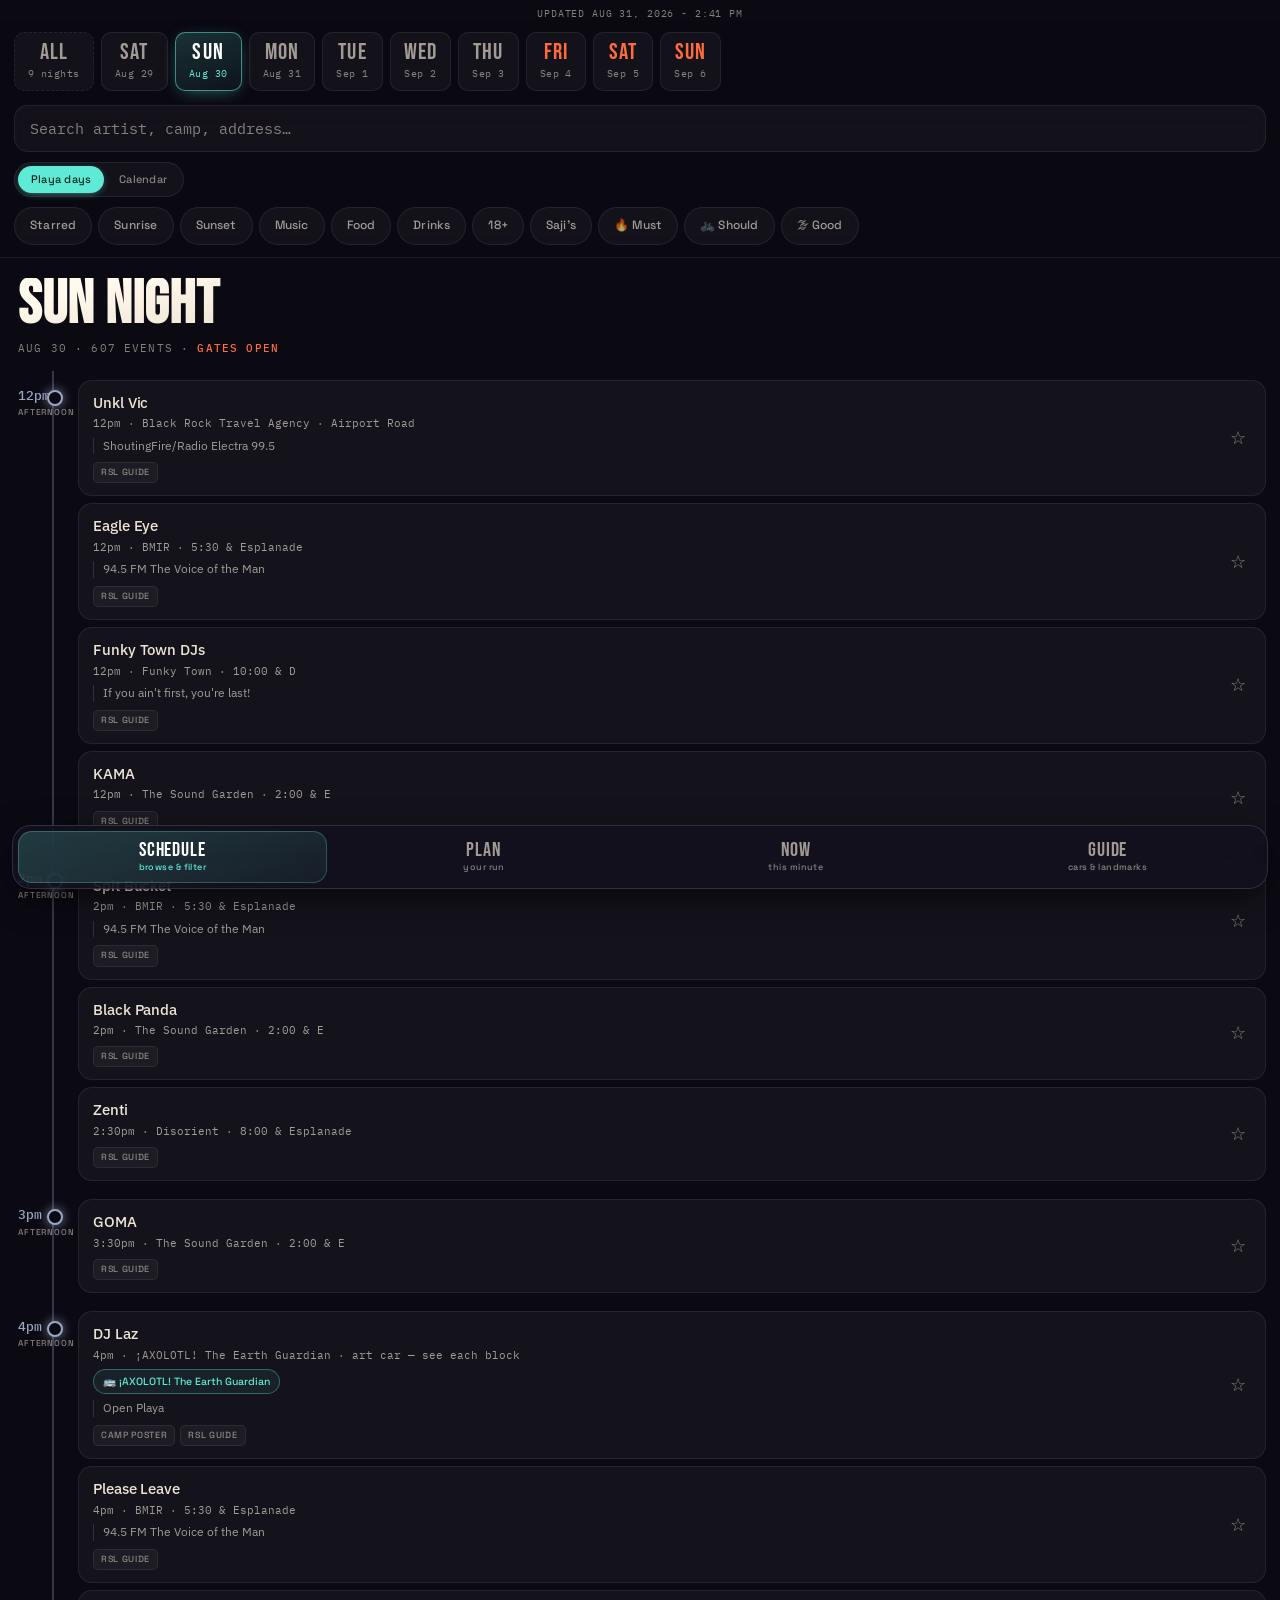
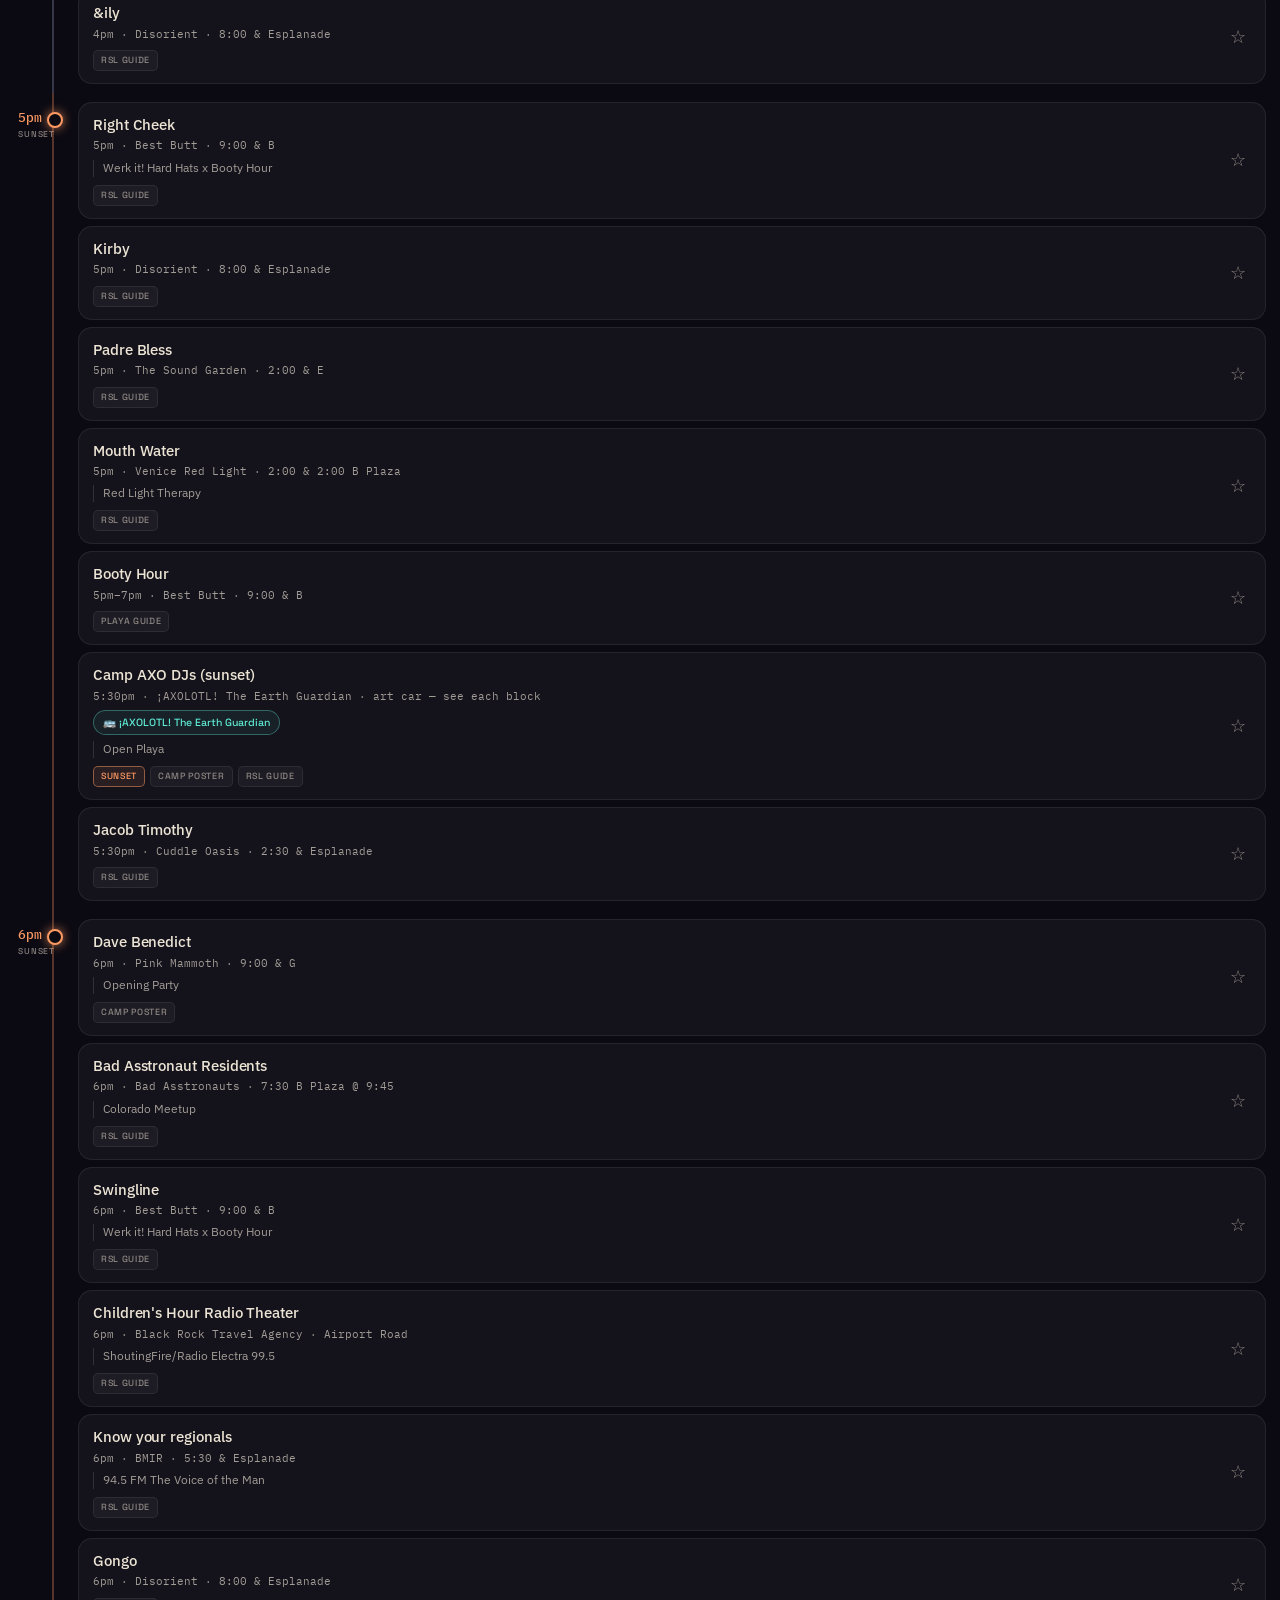
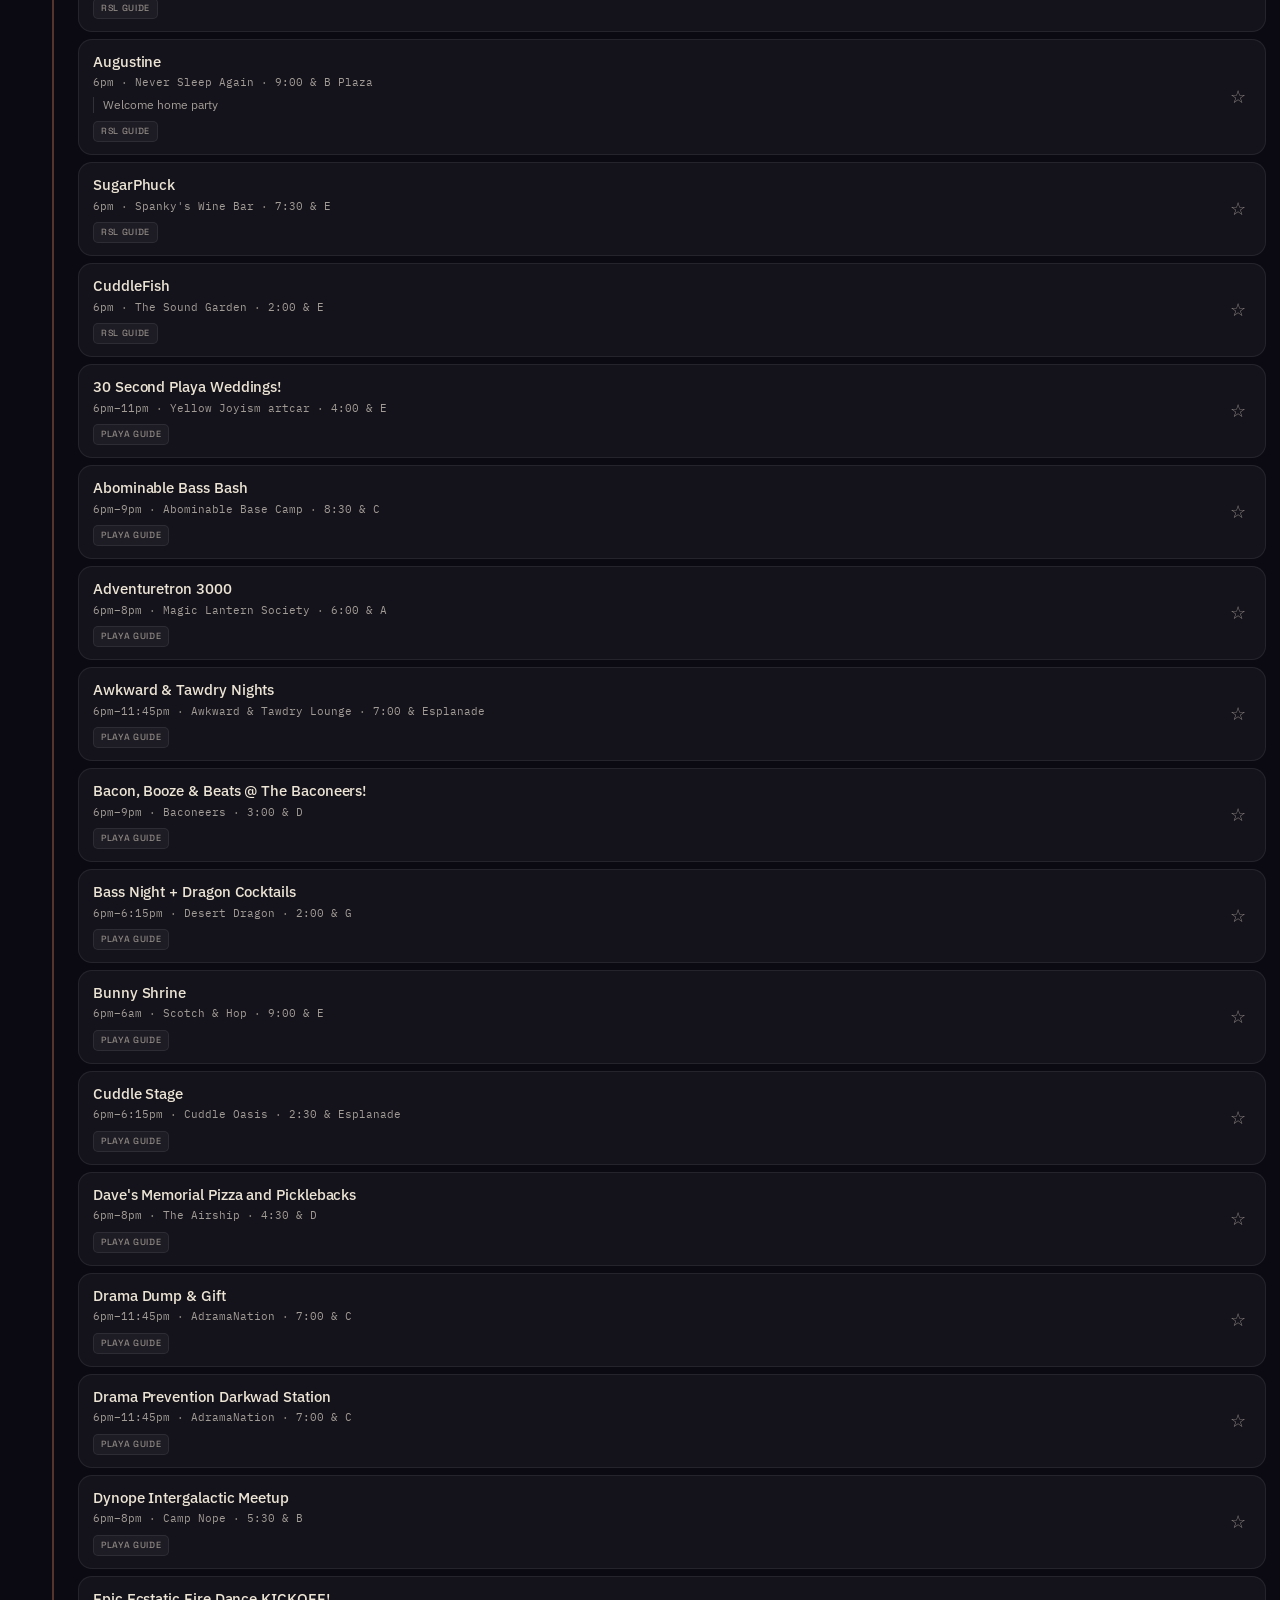
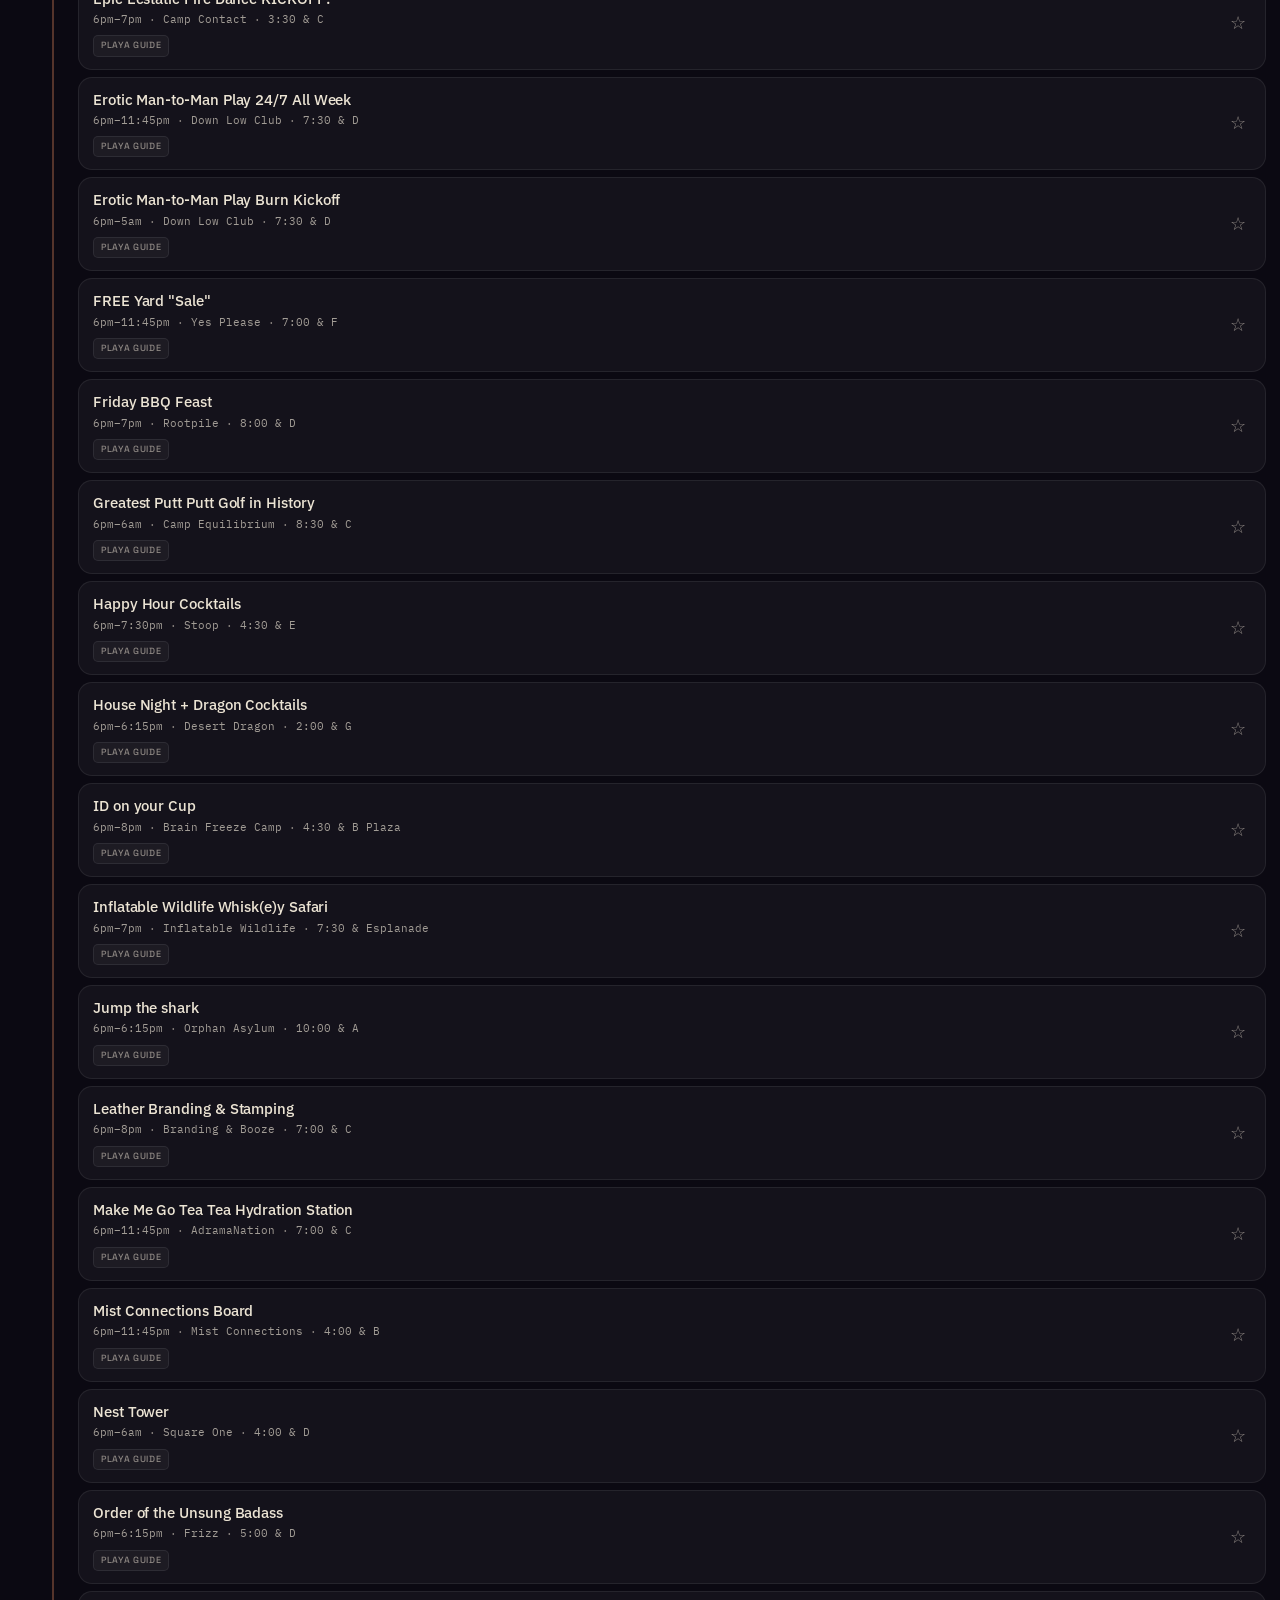
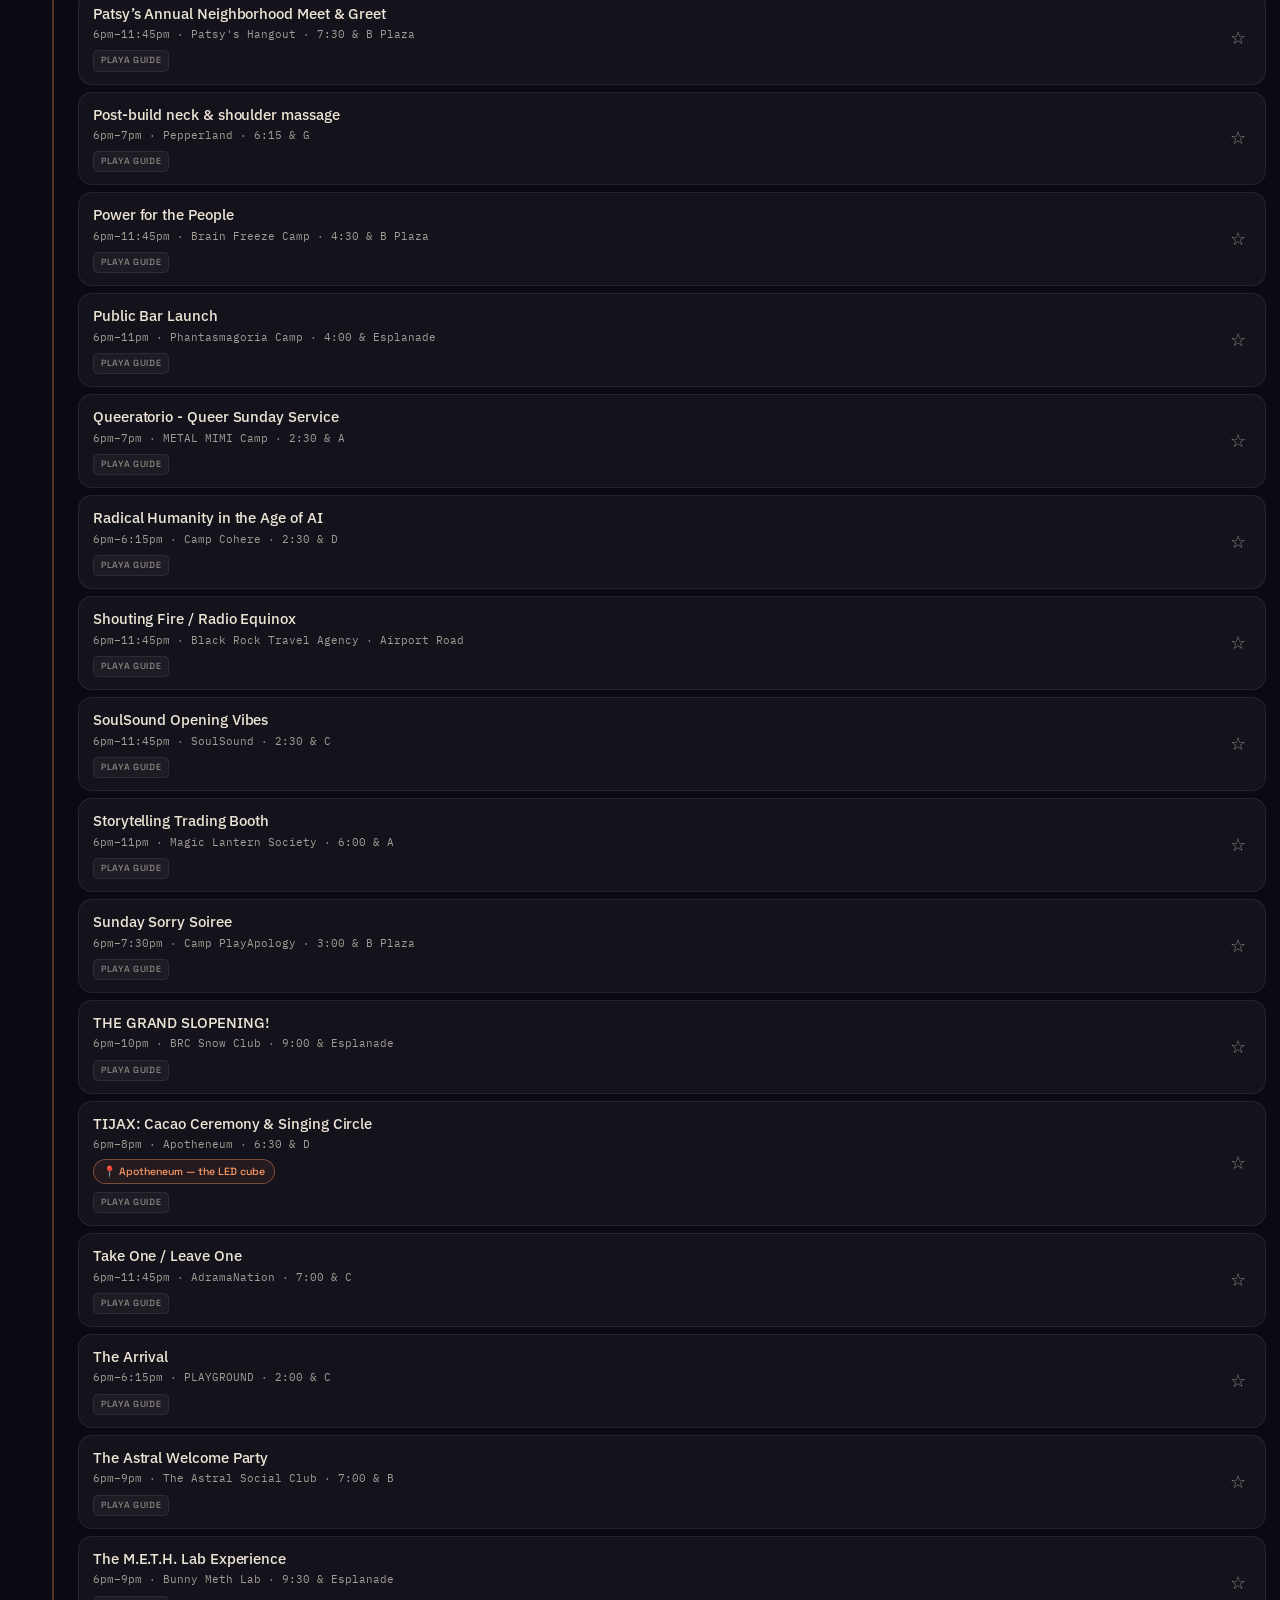
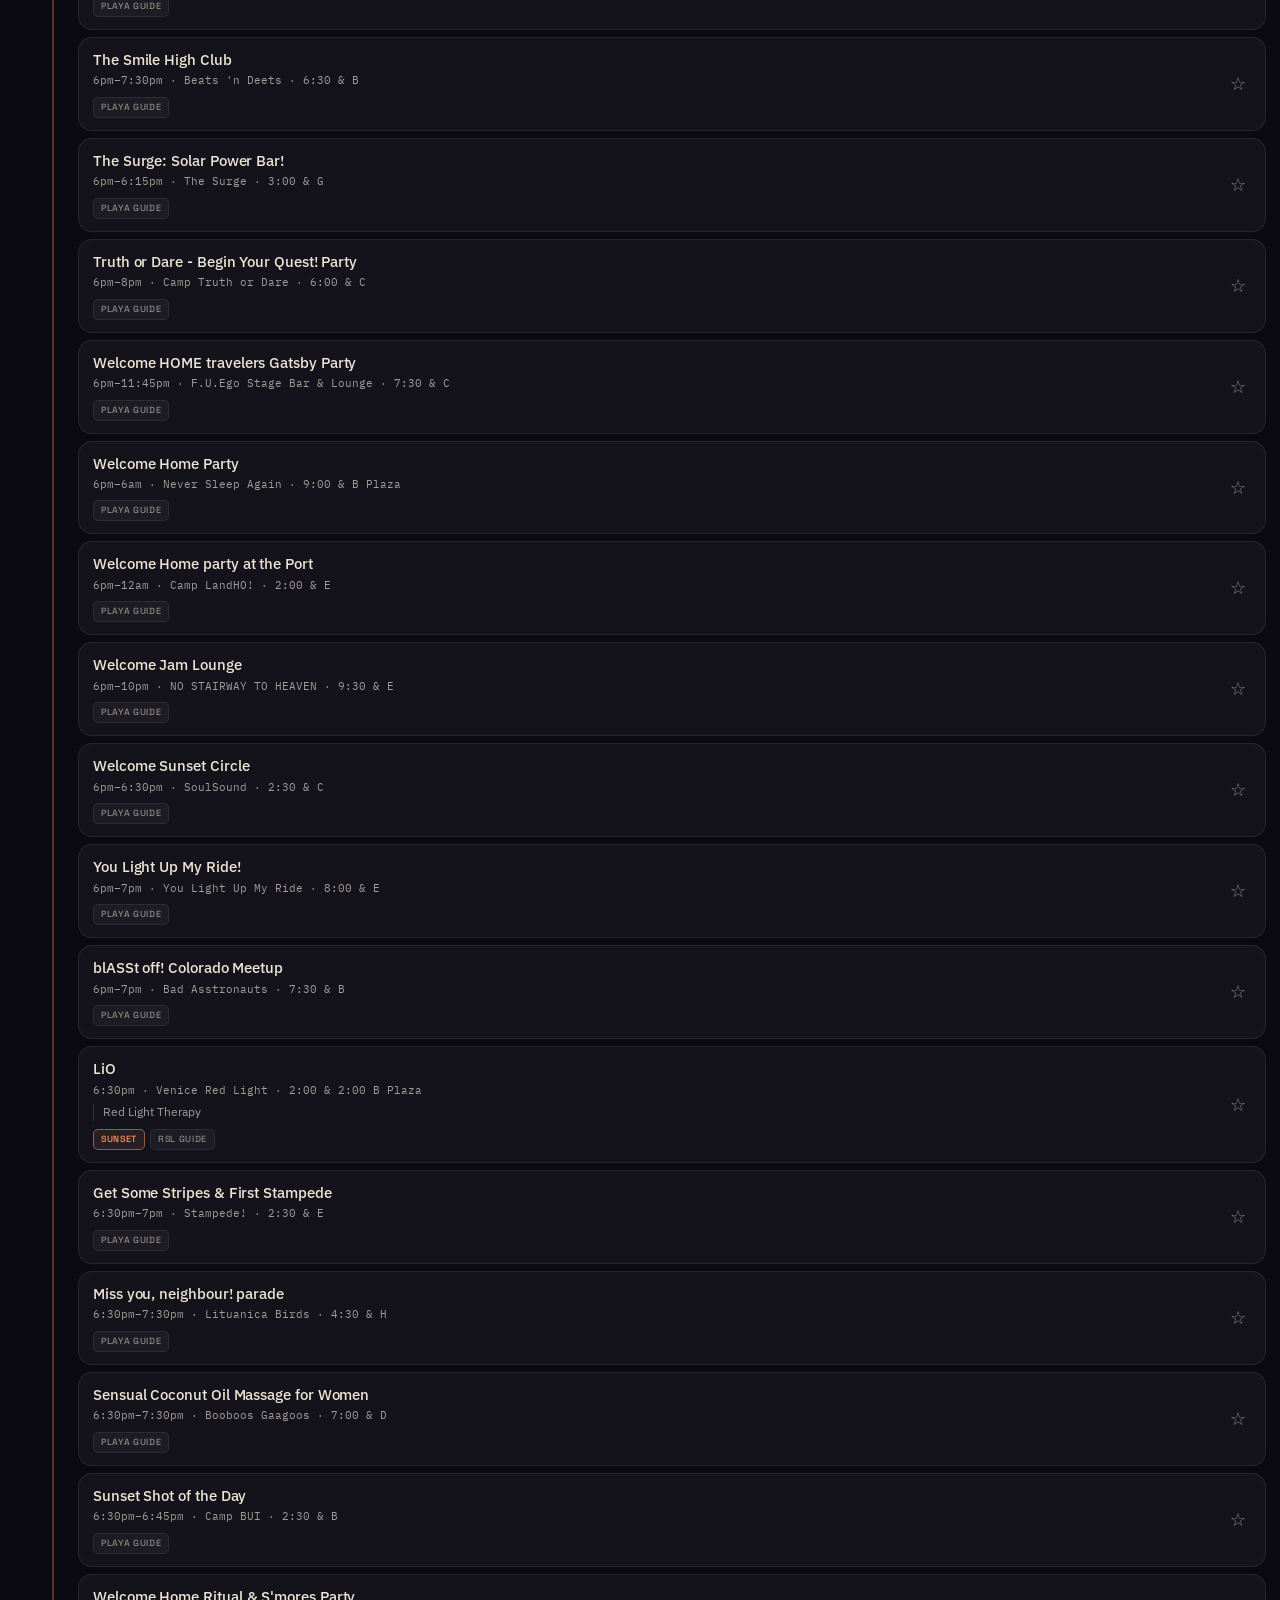
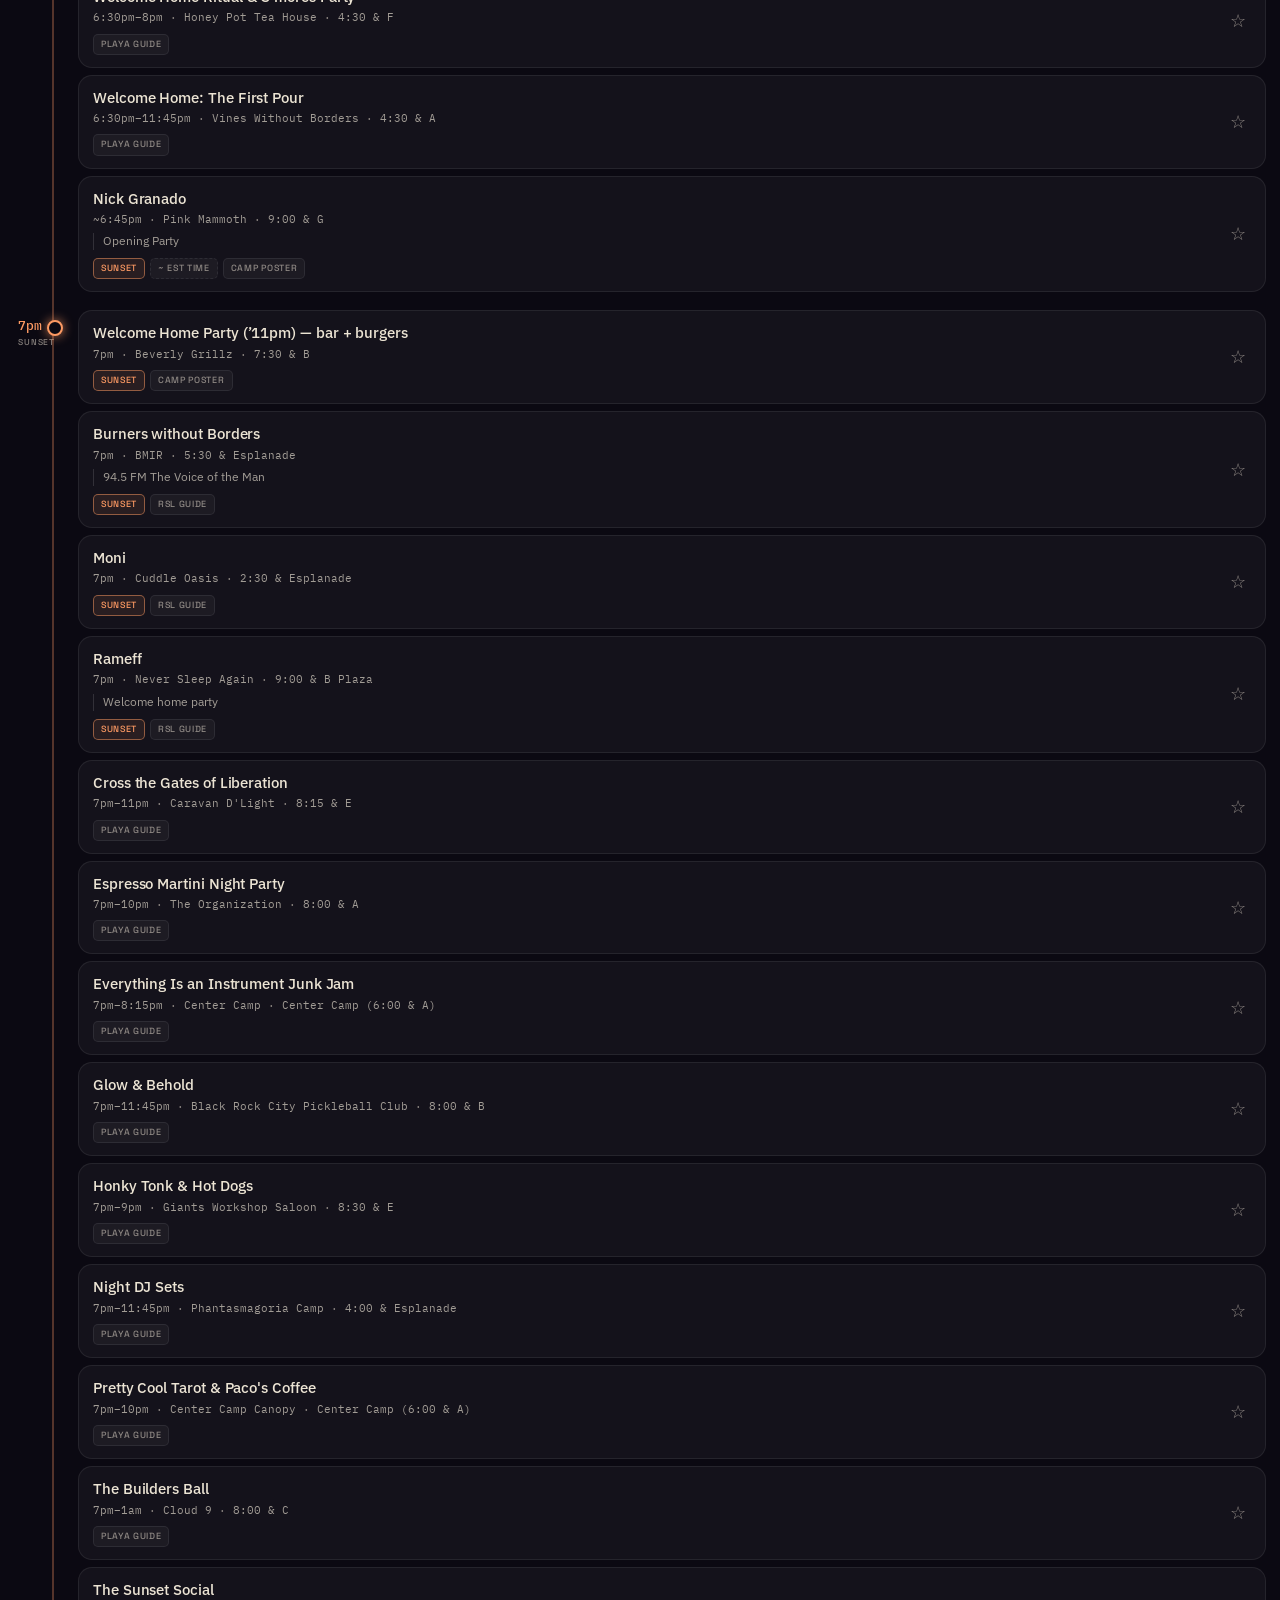
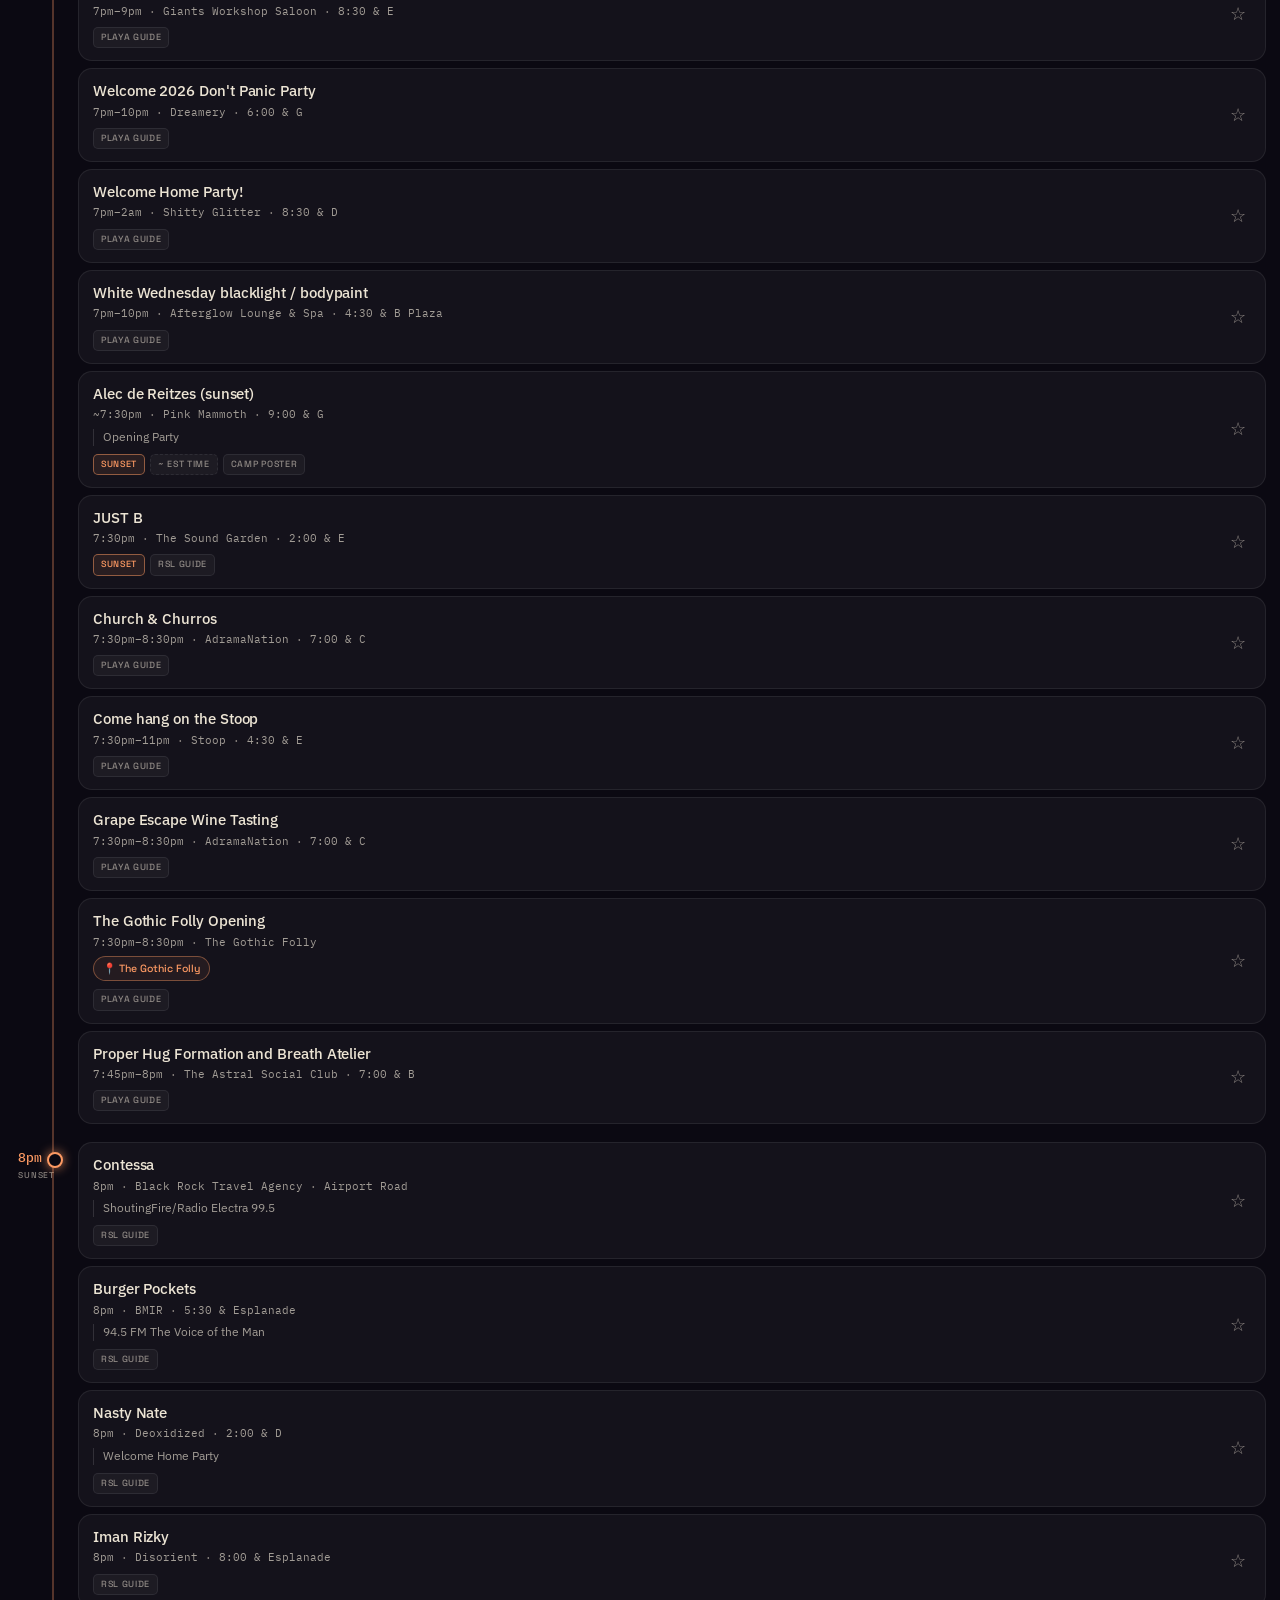
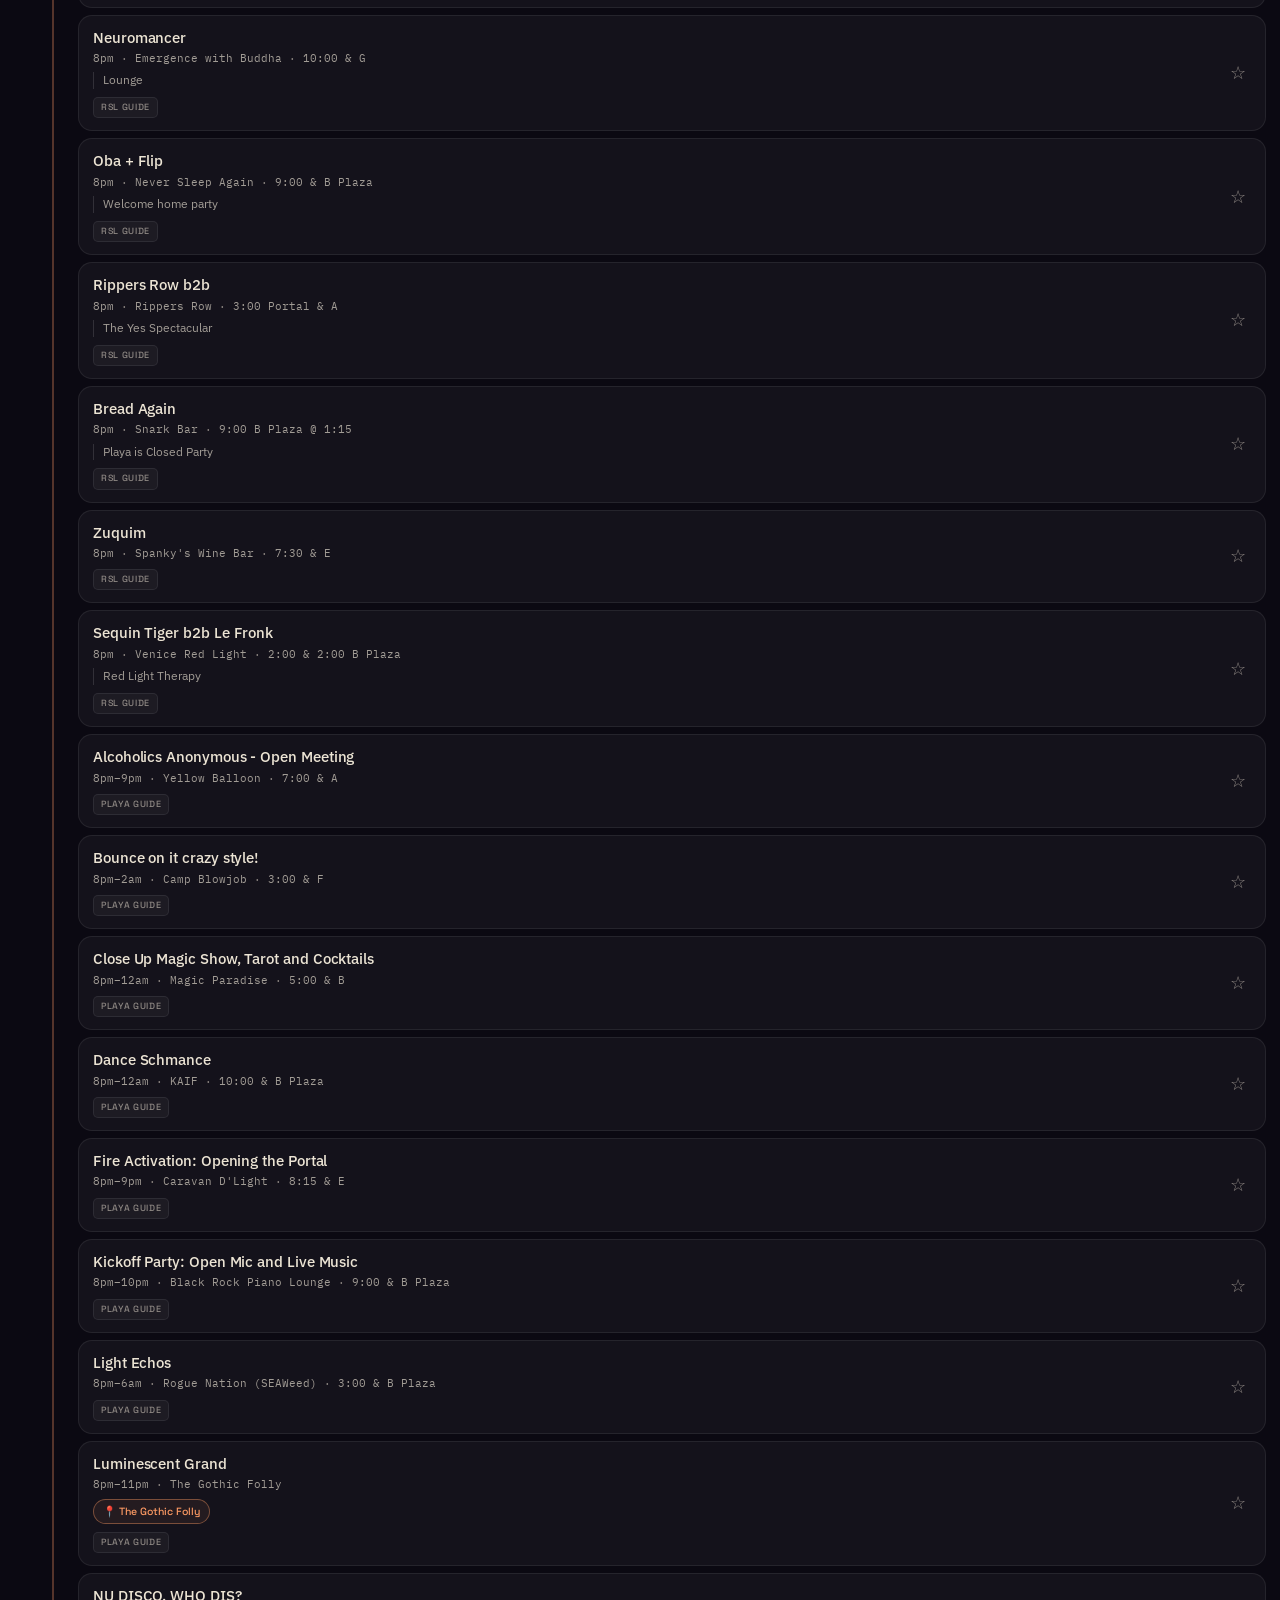
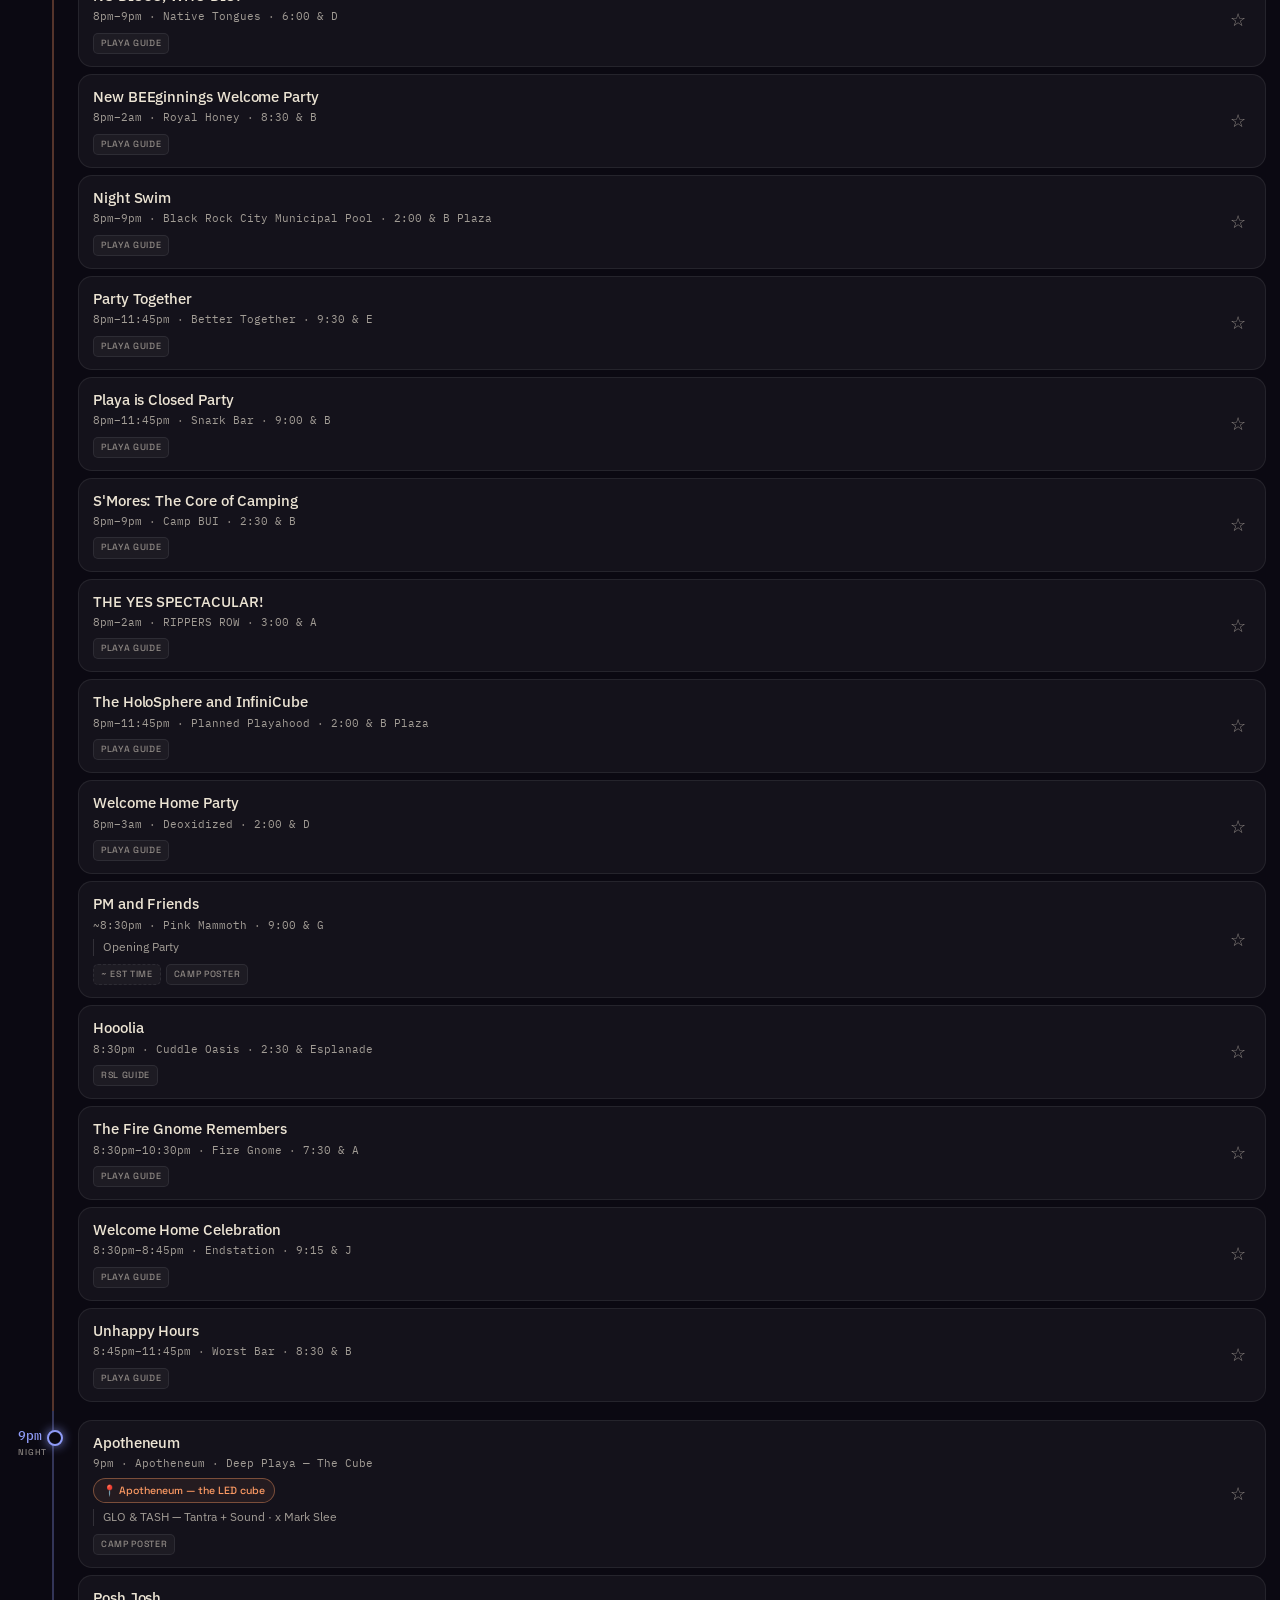
<file: index.html>
<!doctype html>
<html lang="en">
<head>
<meta charset="utf-8">
<meta name="viewport" content="width=device-width, initial-scale=1, viewport-fit=cover">
<meta name="theme-color" content="#0b0912">
<meta name="description" content="Offline schedule for Burning Man 2026 — playa events, the RSL music guide, and camp lineups in one place.">
<title>Dust Index — Burning Man 2026</title>
<link rel="manifest" href="manifest.webmanifest">
<link rel="apple-touch-icon" href="icon-180.png">
<meta name="apple-mobile-web-app-capable" content="yes">
<meta name="apple-mobile-web-app-status-bar-style" content="black-translucent">
<link rel="preconnect" href="https://fonts.googleapis.com">
<link rel="preconnect" href="https://fonts.gstatic.com" crossorigin>
<link href="https://fonts.googleapis.com/css2?family=Bebas+Neue&family=IBM+Plex+Mono:wght@400;500&family=IBM+Plex+Sans:wght@400;500&family=Space+Grotesk:wght@400;500;600;700&display=swap" rel="stylesheet">
<link rel="stylesheet" href="app.css">
</head>
<body>
<div class="built">Updated Aug 31, 2026 - 2:41 PM</div>

<div class="rail" id="rail" role="tablist" aria-label="Nights"></div>
<div class="tools" id="tools"></div>
<main id="main"></main>
<nav id="nav" aria-label="Views"></nav>

<script src="data.js"></script>
<script src="app.js"></script>
<script>
if ("serviceWorker" in navigator) {
  window.addEventListener("load", function () {
    navigator.serviceWorker.register("sw.js").catch(function () { /* file:// or no SW support */ });
  });
}
</script>
</body>
</html>
</file>
<file: app.css>
/* ------------------------------------------------------------------
   DUST INDEX — Burning Man 2026

   The deep playa at 3am is not black, it's a warm indigo, and the only
   light is LED and fire. So: an indigo ground, bone text (never white —
   white flares in the dark), and three accents that each mean exactly
   one thing and are never used for decoration.

       ember  protect this / burning now
       el     time and structure (EL wire)
       sun    sunrise set

   The signature is the hour spine: a lit rail running down the left of
   every list, coloured by where you are in the arc of the night. Scroll
   a night and you watch it go dusk → night → deep → sunrise.
   ------------------------------------------------------------------ */

:root {
  --ground:      #0b0912;
  --ground-lift: #120f1c;

  /* Surfaces are translucent so the ambient wash below shows through. */
  --s1: rgba(255, 255, 255, .038);
  --s2: rgba(255, 255, 255, .065);
  --hair: rgba(255, 255, 255, .075);
  --hair-2: rgba(255, 255, 255, .13);

  --ink:   #ece4d4;
  --ink-2: rgba(236, 228, 212, .66);
  /* .54 is the floor that keeps 9px labels above 4.5:1 on this ground.
     Anything dimmer looked better on a desk and vanished in daylight dust. */
  --ink-3: rgba(236, 228, 212, .54);

  --ember:   #ff6b3d;
  --ember-2: #ff2d78;
  --el:      #5eead4;
  --sun:     #ffc95c;

  --phase-deep:    #a595ff;
  --phase-sunrise: #ffc95c;
  --phase-day:     #99a6c6;
  --phase-dusk:    #fd9a63;
  --phase-night:   #8f9bf7;

  --display: "Bebas Neue", "Oswald", "Anton", "Roboto Condensed",
    "Avenir Next Condensed", "HelveticaNeue-CondensedBold", "Arial Narrow", Impact, sans-serif;
  --ui: "Space Grotesk", ui-sans-serif, system-ui, -apple-system, "Segoe UI", Roboto, sans-serif;
  --body: "IBM Plex Sans", ui-sans-serif, system-ui, -apple-system, "Segoe UI", Roboto, sans-serif;
  --mono: "IBM Plex Mono", ui-monospace, "SF Mono", "SFMono-Regular", Menlo,
    "Roboto Mono", Consolas, monospace;

  --r-card: 14px;
  --r-sm: 10px;
  --nav-h: 66px;
  --rail-h: 74px;
}

* { box-sizing: border-box; -webkit-tap-highlight-color: transparent; }
[hidden] { display: none !important; }

html { background: var(--ground); }

body {
  margin: 0;
  min-height: 100%;
  background: var(--ground);
  color: var(--ink);
  font-family: var(--body);
  font-size: 16px;
  line-height: 1.45;
  overscroll-behavior-y: none;
  -webkit-font-smoothing: antialiased;
  padding-bottom: calc(var(--nav-h) + 22px + env(safe-area-inset-bottom, 0px));
}

/* Ambient wash: the glow the city throws onto the sky, fixed behind everything. */
body::before {
  content: "";
  position: fixed;
  inset: 0;
  z-index: -1;
  pointer-events: none;
  background:
    radial-gradient(120% 62% at 78% -8%, rgba(255, 107, 61, .13), transparent 62%),
    radial-gradient(110% 55% at 12% -4%, rgba(111, 126, 240, .17), transparent 60%),
    linear-gradient(var(--ground-lift), var(--ground) 46%);
}

button { font: inherit; color: inherit; background: none; border: 0; cursor: pointer; }
:focus-visible { outline: 2px solid var(--el); outline-offset: 3px; border-radius: 4px; }

/* ---------- build stamp --------------------------------------------- */

.built {
  padding: 7px 14px 0;
  font-family: var(--mono);
  font-size: 9.5px;
  letter-spacing: .09em;
  text-transform: uppercase;
  text-align: center;
  color: var(--ink-3);
}

/* ---------- day rail ------------------------------------------------ */

.rail {
  position: sticky;
  top: 0;
  z-index: 30;
  display: flex;
  gap: 7px;
  overflow-x: auto;
  scrollbar-width: none;
  padding: 11px 14px 12px;
  background: rgba(11, 9, 18, .92);
  backdrop-filter: blur(14px);
  -webkit-backdrop-filter: blur(14px);
}
.rail::-webkit-scrollbar { display: none; }

.day {
  flex: 0 0 auto;
  min-width: 60px;
  padding: 8px 13px 9px;
  border-radius: var(--r-sm);
  text-align: center;
  border: 1px solid var(--hair);
  background: var(--s1);
  transition: background .16s ease, border-color .16s ease, transform .12s ease;
}
.day:active { transform: scale(.96); }
.day .dow {
  display: block;
  font-family: var(--display);
  font-size: 23px;
  letter-spacing: .05em;
  line-height: 1;
  color: var(--ink-2);
}
.day .dat {
  display: block;
  font-family: var(--mono);
  font-size: 9.5px;
  letter-spacing: .05em;
  color: var(--ink-3);
  margin-top: 3px;
  white-space: nowrap;
}
.day[aria-selected="true"] {
  background: linear-gradient(160deg, rgba(94, 234, 212, .19), rgba(94, 234, 212, .05));
  border-color: rgba(94, 234, 212, .55);
  box-shadow: 0 4px 18px -6px rgba(94, 234, 212, .5);
}
.day[aria-selected="true"] .dow { color: #fff; }
.day[aria-selected="true"] .dat { color: var(--el); }

.day.all { border-style: dashed; }
.day.all[aria-selected="true"] { border-style: solid; }

.day.burn .dow { color: var(--ember); }
.day.today { position: relative; }
.day.today::after {
  content: "";
  position: absolute;
  top: 6px; right: 6px;
  width: 5px; height: 5px;
  border-radius: 50%;
  background: var(--ember);
  box-shadow: 0 0 7px var(--ember);
}

/* ---------- hero strip ---------------------------------------------- */

.strip { padding: 20px 18px 14px; }
#rail[hidden] + #tools + main .strip,
#tools[hidden] + main .strip { padding-top: calc(22px + env(safe-area-inset-top, 0px)); }
.strip h1 {
  margin: 0;
  font-family: var(--display);
  font-size: clamp(38px, 12.5vw, 62px);
  letter-spacing: .012em;
  line-height: .88;
  background: linear-gradient(168deg, #fff8ec 8%, #d8cdb8 58%, #8e86a8 100%);
  -webkit-background-clip: text;
  background-clip: text;
  color: transparent;
}
.strip .sub {
  margin-top: 9px;
  font-family: var(--mono);
  font-size: 10.5px;
  letter-spacing: .11em;
  text-transform: uppercase;
  color: var(--ink-3);
}
.strip .sub b { color: var(--ember); font-weight: 500; }

/* ---------- search + filters ---------------------------------------- */

.tools {
  position: sticky;
  top: var(--railbar-h, 74px);
  z-index: 29;
  padding: 2px 14px 12px;
  display: grid;
  gap: 10px;
  background: rgba(11, 9, 18, .88);
  backdrop-filter: blur(14px);
  -webkit-backdrop-filter: blur(14px);
  border-bottom: 1px solid var(--hair);
}

.search {
  width: 100%;
  padding: 13px 15px;
  background: var(--s1);
  border: 1px solid var(--hair);
  border-radius: var(--r-card);
  color: var(--ink);
  font-family: var(--mono);
  font-size: 14.5px;
  transition: border-color .16s, background .16s;
}
.search:focus {
  outline: none;
  border-color: rgba(94, 234, 212, .5);
  background: var(--s2);
}
.search::placeholder { color: var(--ink-3); }

.seg {
  display: inline-flex;
  gap: 2px;
  padding: 3px;
  border: 1px solid var(--hair);
  border-radius: 999px;
  background: var(--s1);
  width: max-content;
}
.seg-btn {
  padding: 6px 13px;
  border-radius: 999px;
  font-family: var(--ui);
  font-size: 11px;
  font-weight: 500;
  letter-spacing: .02em;
  color: var(--ink-3);
  transition: background .15s ease, color .15s ease;
}
.seg-btn[aria-pressed="true"] {
  color: #062a25;
  background: var(--el);
  box-shadow: 0 2px 10px -4px var(--el);
}

/* Every filter stays on screen — wrap to a new line rather than scroll, so
   tapping one never yanks the row back to the start. */
.chips { display: flex; flex-wrap: wrap; gap: 6px; }

.chip {
  flex: 0 0 auto;
  font-family: var(--ui);
  font-size: 12px;
  font-weight: 500;
  letter-spacing: .015em;
  padding: 9px 15px;
  border: 1px solid var(--hair);
  border-radius: 999px;
  color: var(--ink-2);
  background: var(--s1);
  white-space: nowrap;
  transition: background .16s ease, color .16s ease, border-color .16s ease, transform .12s ease;
}
.chip:active { transform: scale(.95); }
.chip[aria-pressed="true"] {
  color: #062a25;
  background: var(--el);
  border-color: var(--el);
  box-shadow: 0 3px 16px -5px var(--el);
}
.chip.ember[aria-pressed="true"] {
  color: #2b0d04;
  background: var(--ember);
  border-color: var(--ember);
  box-shadow: 0 3px 16px -5px var(--ember);
}
.chip.dusk[aria-pressed="true"] {
  color: #2e1404;
  background: var(--phase-dusk);
  border-color: var(--phase-dusk);
  box-shadow: 0 3px 16px -5px var(--phase-dusk);
}
.chip.saji[aria-pressed="true"] {
  color: #fff;
  background: linear-gradient(120deg, #b0483a, #8a3f78);
  border-color: transparent;
  box-shadow: 0 3px 16px -5px #8a3f78;
}
.b.saji {
  color: #ffb59e;
  border-color: rgba(255, 128, 96, .45);
  background: linear-gradient(120deg, rgba(176, 72, 58, .22), rgba(138, 63, 120, .18));
  font-weight: 600;
}
.btn.saji-toggle[aria-pressed="true"] {
  border-color: transparent;
  color: #fff;
  background: linear-gradient(120deg, #b0483a, #8a3f78);
}
.chip.sun[aria-pressed="true"] {
  color: #2e2100;
  background: var(--sun);
  border-color: var(--sun);
  box-shadow: 0 3px 16px -5px var(--sun);
}

/* ---------- sticky night divider ------------------------------------ */

.nightbar {
  position: sticky;
  top: var(--rail-h);
  z-index: 20;
  display: flex;
  align-items: baseline;
  gap: 9px;
  padding: 11px 18px 10px;
  background: rgba(13, 11, 21, .9);
  backdrop-filter: blur(16px) saturate(1.3);
  -webkit-backdrop-filter: blur(16px) saturate(1.3);
  border-top: 1px solid var(--hair);
  border-bottom: 1px solid var(--hair);
}
.nb-dow {
  font-family: var(--display);
  font-size: 26px;
  letter-spacing: .05em;
  line-height: 1;
  color: var(--ink);
}
.nb-date {
  font-family: var(--mono);
  font-size: 10.5px;
  letter-spacing: .08em;
  text-transform: uppercase;
  color: var(--ink-3);
}
.nb-note {
  font-family: var(--ui);
  font-size: 10px;
  font-weight: 600;
  letter-spacing: .09em;
  text-transform: uppercase;
  color: var(--ember);
  padding: 2px 8px;
  border-radius: 999px;
  background: rgba(255, 107, 61, .13);
}
.nb-count {
  margin-left: auto;
  font-family: var(--mono);
  font-size: 11px;
  color: var(--ink-3);
}

/* ---------- the hour spine ------------------------------------------ */

.hour { display: grid; grid-template-columns: 64px 1fr; }

.hour > .mark { position: relative; padding: 15px 0 13px; }
/* the lit rail */
.hour > .mark::before {
  content: "";
  position: absolute;
  left: 52px; top: 0; bottom: 0;
  width: 2px;
  background: var(--phase);
  opacity: .3;
}
/* the node at this hour */
.hour > .mark::after {
  content: "";
  position: absolute;
  left: 47px; top: 19px;
  width: 12px; height: 12px;
  border-radius: 50%;
  background: var(--ground);
  border: 2px solid var(--phase);
  box-shadow: 0 0 12px -1px var(--phase);
}
.hour > .mark .t {
  display: block;
  padding-left: 18px;
  font-family: var(--mono);
  font-size: 12.5px;
  font-weight: 500;
  letter-spacing: .01em;
  color: var(--phase);
}
.hour > .mark .ph {
  display: block;
  padding-left: 18px;
  margin-top: 2px;
  font-family: var(--ui);
  font-size: 8.5px;
  font-weight: 500;
  letter-spacing: .1em;
  text-transform: uppercase;
  color: var(--ink-3);
}

.hour > .list { padding: 9px 14px; display: grid; gap: 7px; }

/* ---------- event card ---------------------------------------------- */

.ev {
  position: relative;
  display: grid;
  grid-template-columns: 1fr 38px;
  gap: 10px;
  align-items: start;
  width: 100%;
  padding: 12px 8px 12px 14px;
  text-align: left;
  border: 1px solid var(--hair);
  border-radius: var(--r-card);
  background: var(--s1);
  transition: background .15s ease, border-color .15s ease, transform .1s ease;
}
.ev:active { transform: scale(.985); }

/* the priority stripe */
.ev::before {
  content: "";
  position: absolute;
  left: 0; top: 11px; bottom: 11px;
  width: 3px;
  border-radius: 0 3px 3px 0;
  background: transparent;
}
.ev.prio-must2::before { background: linear-gradient(var(--ember), var(--ember-2)); }
.ev.prio-must::before  { background: rgba(255, 107, 61, .72); }

.ev.starred {
  background: linear-gradient(150deg, rgba(94, 234, 212, .11), var(--s2));
  border-color: rgba(94, 234, 212, .34);
}
.ev.starred::before { background: var(--el); }
.ev.starred.prio-must2::before,
.ev.starred.prio-must::before { background: linear-gradient(var(--ember), var(--el)); }

.ev.conflict { border-color: rgba(255, 45, 120, .5); }

.ev .ttl {
  font-family: var(--body);
  font-size: 15px;
  font-weight: 500;
  line-height: 1.3;
  letter-spacing: -.005em;
  color: var(--ink);
  overflow-wrap: anywhere;
}
.ev .meta {
  margin-top: 4px;
  font-family: var(--mono);
  font-size: 11px;
  line-height: 1.4;
  color: var(--ink-2);
  overflow-wrap: anywhere;
}
.ev .meta .at { color: var(--ink-3); }
.ev .note {
  margin-top: 6px;
  padding-left: 9px;
  border-left: 1px solid var(--hair-2);
  font-size: 12px;
  line-height: 1.4;
  color: var(--ink-2);
}

/* ---------- badges --------------------------------------------------- */

.badges { display: flex; gap: 5px; flex-wrap: wrap; margin-top: 8px; }
.b {
  font-family: var(--ui);
  font-size: 9px;
  font-weight: 500;
  letter-spacing: .075em;
  text-transform: uppercase;
  padding: 3px 7px;
  border-radius: 5px;
  border: 1px solid var(--hair);
  color: var(--ink-3);
  background: var(--s1);
}
.b.must2 {
  color: #fff;
  border-color: transparent;
  font-weight: 700;
  background: linear-gradient(102deg, var(--ember), var(--ember-2));
  box-shadow: 0 2px 10px -3px var(--ember-2);
}
.b.must { color: var(--ember); border-color: rgba(255, 107, 61, .48); background: rgba(255, 107, 61, .1); }
.b.high { color: var(--sun);   border-color: rgba(255, 201, 92, .42); background: rgba(255, 201, 92, .08); }
.b.alt  { color: var(--el);    border-color: rgba(94, 234, 212, .38); background: rgba(94, 234, 212, .07); }
.b.opt  { color: var(--ink-3); }
.b.sun  { color: var(--sun);   border-color: rgba(255, 201, 92, .55); background: rgba(255, 201, 92, .1); }
.b.mv   { color: var(--el);    border-color: rgba(94, 234, 212, .3); }
.b.dusk { color: var(--phase-dusk); border-color: rgba(253, 154, 99, .5); background: rgba(253, 154, 99, .09); }
.b.est  { color: var(--ink-3); border-style: dashed; }

.star {
  align-self: center;
  width: 38px; height: 38px;
  display: grid; place-items: center;
  font-size: 18px;
  line-height: 1;
  color: var(--ink-3);
  transition: color .15s ease, transform .15s ease;
}
.ev.starred .star {
  color: var(--el);
  transform: scale(1.12);
  text-shadow: 0 0 12px rgba(94, 234, 212, .7);
}

/* ---------- banners & sections --------------------------------------- */

.banner {
  margin: 4px 14px 14px;
  padding: 14px 16px;
  border: 1px solid rgba(255, 107, 61, .3);
  border-radius: var(--r-card);
  background: linear-gradient(150deg, rgba(255, 107, 61, .12), rgba(255, 45, 120, .05));
}
.banner .lab {
  font-family: var(--ui);
  font-size: 10px;
  font-weight: 700;
  letter-spacing: .13em;
  text-transform: uppercase;
  color: var(--ember);
}
.banner .msg { margin-top: 5px; font-size: 13px; line-height: 1.45; color: var(--ink-2); }
.banner.warn { border-color: rgba(255, 201, 92, .34); background: rgba(255, 201, 92, .08); }
.banner.warn .lab { color: var(--sun); }

.sect {
  display: flex;
  align-items: center;
  gap: 11px;
  padding: 22px 18px 8px;
  font-family: var(--ui);
  font-size: 10.5px;
  font-weight: 600;
  letter-spacing: .13em;
  text-transform: uppercase;
  color: var(--ink-3);
}
.sect::after {
  content: "";
  flex: 1;
  height: 1px;
  background: linear-gradient(90deg, var(--hair-2), transparent);
}

.empty { padding: 52px 30px; text-align: center; color: var(--ink-3); font-size: 13.5px; line-height: 1.55; }
.empty b {
  display: block;
  margin-bottom: 10px;
  font-family: var(--display);
  font-size: 30px;
  letter-spacing: .04em;
  color: var(--ink-2);
}

.more {
  display: block;
  width: calc(100% - 28px);
  margin: 16px 14px 8px;
  padding: 15px;
  border: 1px dashed var(--hair-2);
  border-radius: var(--r-card);
  font-family: var(--ui);
  font-size: 11.5px;
  font-weight: 500;
  letter-spacing: .08em;
  text-transform: uppercase;
  color: var(--ink-2);
  background: var(--s1);
}

/* ---------- floating nav --------------------------------------------- */

nav {
  position: fixed;
  z-index: 40;
  left: 12px; right: 12px;
  bottom: calc(11px + env(safe-area-inset-bottom, 0px));
  display: grid;
  grid-template-columns: repeat(4, 1fr);
  gap: 3px;
  padding: 5px;
  border-radius: 19px;
  border: 1px solid var(--hair-2);
  background: rgba(20, 17, 30, .84);
  backdrop-filter: blur(24px) saturate(1.5);
  -webkit-backdrop-filter: blur(24px) saturate(1.5);
  box-shadow: 0 10px 38px -8px rgba(0, 0, 0, .75);
}
nav button {
  padding: 8px 3px 9px;
  border-radius: 14px;
  font-family: var(--ui);
  font-size: 9px;
  font-weight: 500;
  letter-spacing: .05em;
  color: var(--ink-3);
  transition: background .16s ease, color .16s ease;
}
nav button .n {
  display: block;
  font-family: var(--display);
  font-size: 20px;
  letter-spacing: .045em;
  line-height: 1.1;
  color: var(--ink-2);
}
nav button[aria-current="page"] {
  background: linear-gradient(160deg, rgba(94, 234, 212, .2), rgba(94, 234, 212, .06));
  color: var(--el);
  box-shadow: inset 0 0 0 1px rgba(94, 234, 212, .28);
}
nav button[aria-current="page"] .n { color: #fff; }
nav button .count {
  display: inline-block;
  min-width: 17px;
  padding: 1px 5px;
  border-radius: 999px;
  font-family: var(--mono);
  font-size: 9px;
  color: #2b0d04;
  background: var(--ember);
}

/* ---------- sheet ----------------------------------------------------- */

.sheet-bg {
  position: fixed; inset: 0; z-index: 50;
  background: rgba(6, 5, 11, .78);
  backdrop-filter: blur(5px);
  -webkit-backdrop-filter: blur(5px);
  display: grid; align-items: end;
  animation: fade .18s ease;
}
.sheet {
  background: #16121f;
  border: 1px solid var(--hair-2);
  border-bottom: 0;
  border-radius: 22px 22px 0 0;
  padding: 22px 18px calc(24px + env(safe-area-inset-bottom, 0px));
  max-height: 88vh;
  overflow: auto;
  animation: rise .24s cubic-bezier(.22, 1, .36, 1);
}
.sheet h2 {
  margin: 0 0 12px;
  font-family: var(--display);
  font-size: 32px;
  letter-spacing: .03em;
  color: var(--ink);
}
.sheet p { margin: 0 0 13px; font-size: 13.5px; line-height: 1.55; color: var(--ink-2); }
.sheet code, .sheet textarea {
  display: block;
  width: 100%;
  margin-bottom: 13px;
  padding: 12px;
  font-family: var(--mono);
  font-size: 12px;
  background: rgba(0, 0, 0, .32);
  border: 1px solid var(--hair);
  border-radius: var(--r-sm);
  color: var(--el);
  word-break: break-all;
}
.sheet textarea { min-height: 84px; resize: vertical; }
.btnrow { display: flex; gap: 8px; flex-wrap: wrap; margin-bottom: 6px; }
.actions { display: flex; gap: 8px; flex-wrap: wrap; padding: 0 14px 14px; }
.actions.links { padding-top: 0; }
a.btn.link { text-decoration: none; display: inline-block; color: var(--ink-2); }

/* ---------- guide links on cards + the Guide tab ---------------------- */

.glinks { display: flex; flex-wrap: wrap; gap: 5px; margin-top: 6px; }
.gl {
  font-family: var(--ui);
  font-size: 10.5px;
  font-weight: 500;
  padding: 4px 9px;
  border-radius: 999px;
  border: 1px solid rgba(94, 234, 212, .35);
  color: var(--el);
  background: rgba(94, 234, 212, .07);
}
.gl.art, .gl.place { border-color: rgba(253, 154, 99, .4); color: var(--phase-dusk); background: rgba(253, 154, 99, .07); }
.chip.gfilter[aria-pressed="true"] { color: #2e1404; background: var(--phase-dusk); border-color: var(--phase-dusk); }

.guide { display: grid; gap: 10px; padding: 8px 14px 6px; }
.gcard {
  padding: 14px 16px;
  border: 1px solid var(--hair);
  border-radius: var(--r-card);
  background: var(--s1);
  scroll-margin-top: 16px;
  transition: border-color .4s ease, box-shadow .4s ease;
}
.gcard.car { border-left: 3px solid rgba(94, 234, 212, .6); }
.gcard.art, .gcard.place { border-left: 3px solid rgba(253, 154, 99, .6); }
.gcard.lit { border-color: var(--el); box-shadow: 0 0 0 1px var(--el), 0 8px 30px -10px var(--el); }
.ghead { display: flex; align-items: baseline; gap: 10px; }
.ghead h2 {
  margin: 0;
  font-family: var(--display);
  font-size: 26px;
  letter-spacing: .03em;
  line-height: 1;
  color: var(--ink);
  flex: 1;
}
.gcount { font-family: var(--mono); font-size: 10.5px; color: var(--ink-3); white-space: nowrap; }
.gwhere, .gweek { margin-top: 9px; font-size: 13px; line-height: 1.5; color: var(--ink-2); }
.glab {
  display: inline-block;
  margin-right: 8px;
  font-family: var(--ui);
  font-size: 9.5px;
  font-weight: 700;
  letter-spacing: .12em;
  text-transform: uppercase;
  color: var(--phase-dusk);
}
.gcard.car .glab { color: var(--el); }
.gdesc { margin: 9px 0 0; font-size: 13.5px; line-height: 1.5; color: var(--ink); }
.gcard .btn { margin-top: 12px; }
.btn {
  padding: 12px 16px;
  border: 1px solid var(--hair-2);
  border-radius: var(--r-sm);
  background: var(--s1);
  font-family: var(--ui);
  font-size: 11.5px;
  font-weight: 500;
  letter-spacing: .06em;
  text-transform: uppercase;
  color: var(--ink);
  transition: background .15s ease, border-color .15s ease, transform .12s ease;
}
.btn:active { transform: scale(.96); }
.btn.go { border-color: rgba(94, 234, 212, .5); color: var(--el); background: rgba(94, 234, 212, .09); }
.btn.warn { border-color: rgba(255, 107, 61, .45); color: var(--ember); background: rgba(255, 107, 61, .08); }

.toast {
  position: fixed;
  left: 50%;
  bottom: calc(var(--nav-h) + 30px + env(safe-area-inset-bottom, 0px));
  transform: translateX(-50%);
  z-index: 60;
  max-width: 88vw;
  padding: 11px 17px;
  border-radius: 999px;
  border: 1px solid rgba(94, 234, 212, .45);
  background: rgba(22, 18, 31, .95);
  backdrop-filter: blur(12px);
  -webkit-backdrop-filter: blur(12px);
  box-shadow: 0 8px 28px -8px rgba(0, 0, 0, .8);
  font-family: var(--ui);
  font-size: 12.5px;
  color: var(--ink);
  text-align: center;
  animation: rise .2s ease;
}

@keyframes rise { from { transform: translateY(14px); opacity: 0; } }
@keyframes fade { from { opacity: 0; } }

@media (prefers-reduced-motion: reduce) {
  *, *::before, *::after { animation: none !important; transition: none !important; }
}
</file>
